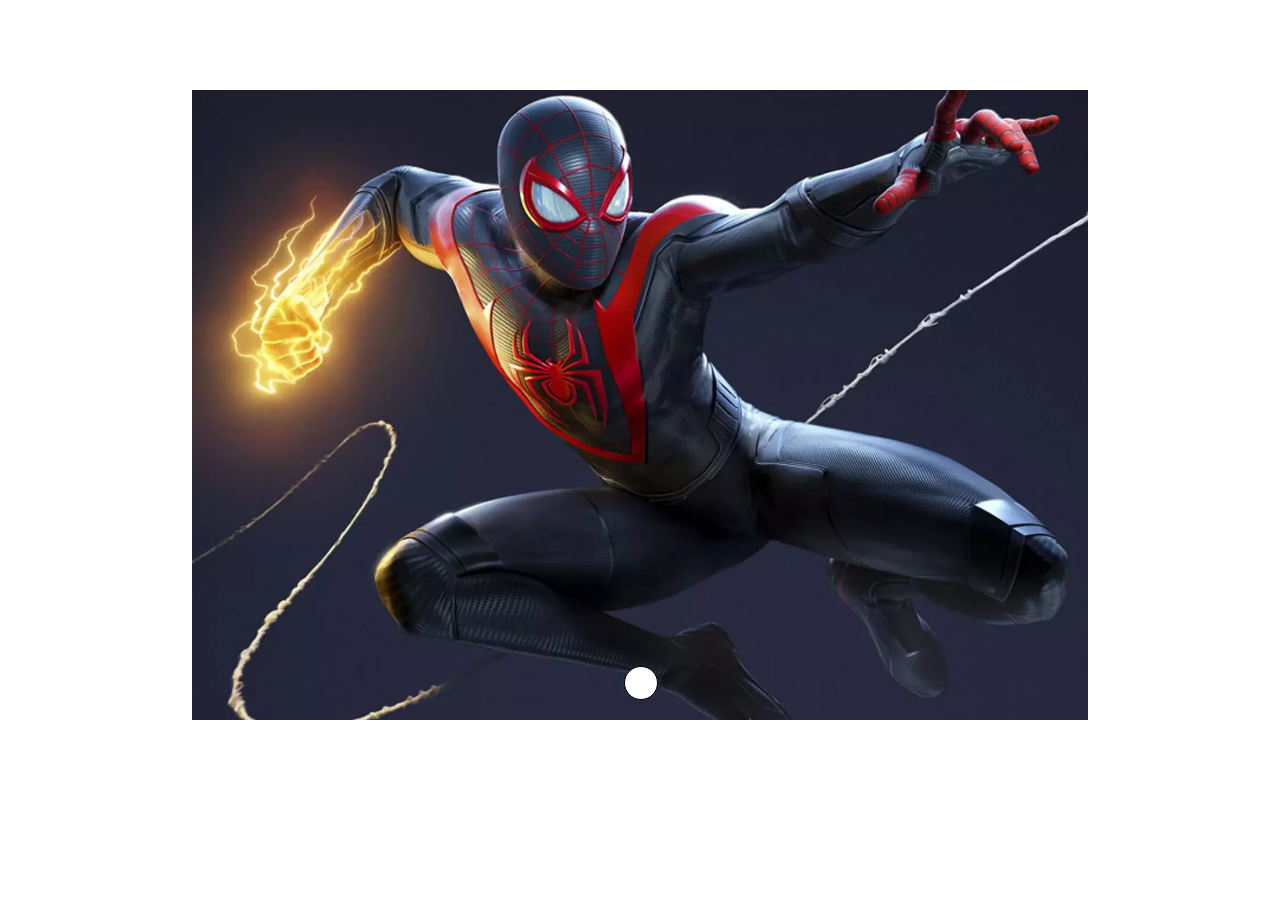
<file: index.html>
<!DOCTYPE html>
<html lang="en">
    <head>
        <meta charset="UTF-8">
        <meta http-equiv="X-UA-Compatible" content="IE=edge">
        <meta name="viewport" content="width=device-width, initial-scale=1.0">
        <title>Carousel</title>
        <link rel="stylesheet" href="./css/style.css">
        <link rel="stylesheet" href="https://cdnjs.cloudflare.com/ajax/libs/font-awesome/6.3.0/css/all.min.css"
            integrity="sha512-SzlrxWUlpfuzQ+pcUCosxcglQRNAq/DZjVsC0lE40xsADsfeQoEypE+enwcOiGjk/bSuGGKHEyjSoQ1zVisanQ=="
            crossorigin="anonymous" referrerpolicy="no-referrer" />
    </head>
    <body>

        <div class="container">
            <div class="images">



            </div>
            <div class="btn btn-next"><div class="d-flex"><i class="fa-solid fa-arrow-down"></i></div></div>
            <div class="btn btn-back hidden"><div class="d-flex"><i class="fa-solid fa-arrow-up"></div></i></div>

        </div>
        
        <script type="text/javascript" src="js/main.js"></script>
    </body>
</html>
</file>
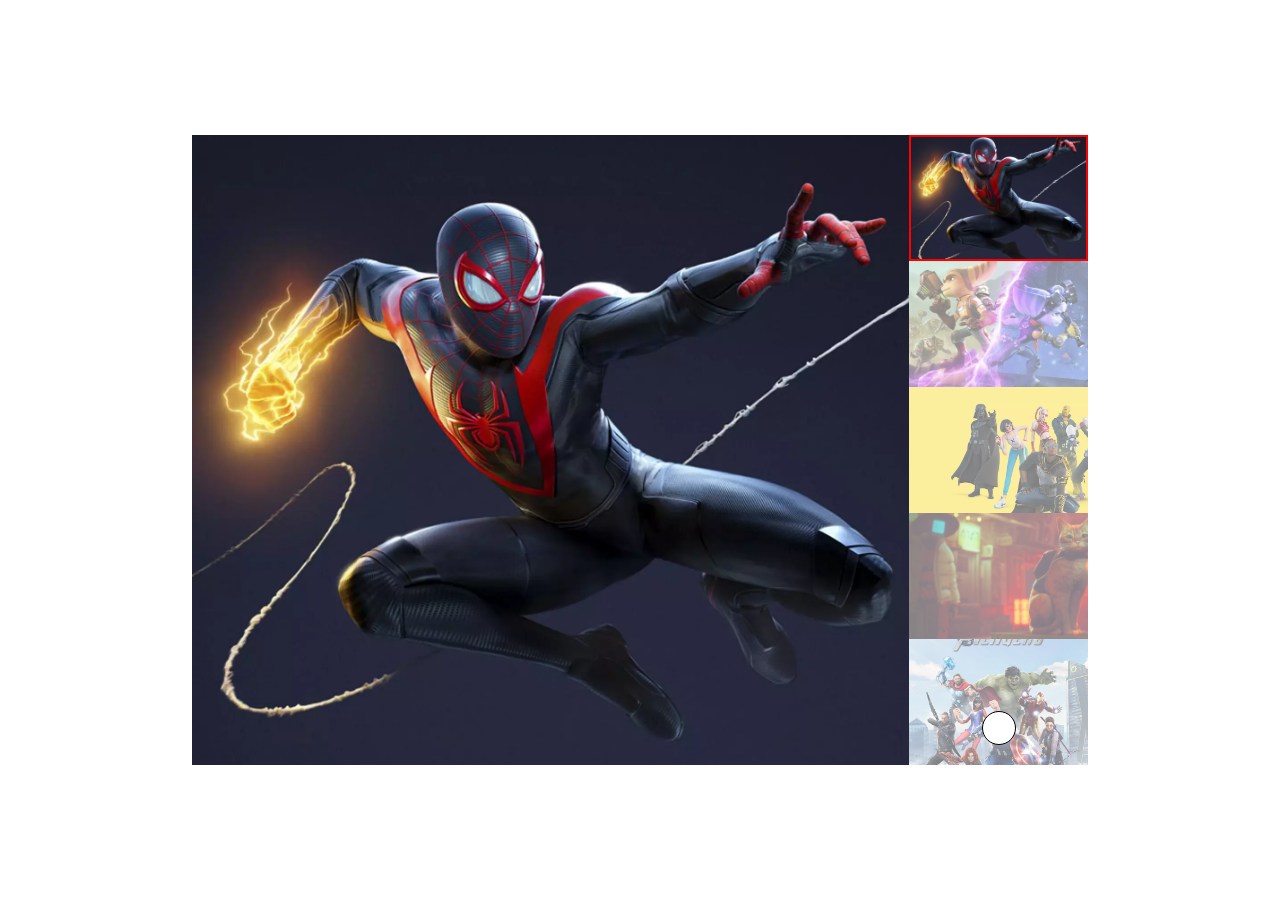
<file: bonus/index.html>
<!DOCTYPE html>
<html lang="en">
    <head>
        <meta charset="UTF-8">
        <meta http-equiv="X-UA-Compatible" content="IE=edge">
        <meta name="viewport" content="width=device-width, initial-scale=1.0">
        <title>Carousel</title>
        <link rel="stylesheet" href="./css/style.css">
        <link rel="stylesheet" href="https://cdnjs.cloudflare.com/ajax/libs/font-awesome/6.3.0/css/all.min.css"
            integrity="sha512-SzlrxWUlpfuzQ+pcUCosxcglQRNAq/DZjVsC0lE40xsADsfeQoEypE+enwcOiGjk/bSuGGKHEyjSoQ1zVisanQ=="
            crossorigin="anonymous" referrerpolicy="no-referrer" />
    </head>
    <body>

        <div class="container">
            <div class="container-left">
                <div class="images">
                </div>
            </div>
            <div class="container-right">
                <div class="images-right"></div>
                <div class="btn btn-next"><div class="d-flex"><i class="fa-solid fa-arrow-down"></i></div>
                </div>
                <div class="btn btn-back hidden"><div class="d-flex"><i class="fa-solid fa-arrow-up"></div></i>
                </div>
            </div>
        </div>
        
        <script type="text/javascript" src="js/main.js"></script>
    </body>
</html>
</file>
<file: css/style.css>
*{
    margin: 0;
    padding: 0;
    box-sizing: border-box;
}


.container{
    width: 70vw;
    margin: auto;
    position: relative;
}

.images{
    height: 70vh;
    margin: 10vh 0;
}

.img{
  height: 100%;
}

.img-container{
    display: none;
    height: 100%;
        width: 100%;
}

.showed{
    display: block;
}

.hidden{
    display: none;
}

img{
    object-fit: cover;
    height: 100%;
    width: 100%;
}

.btn{
    background-color: white;
    border: 1px solid black;
    
    border-radius: 50%;
    position: absolute
}

.d-flex{
    height: 32px;
    width: 32px;
    display: flex;
    justify-content: center;
    align-items: center;
}

.btn-next{
    bottom: 20px;
    left: 50%;
    transform: translate(-16px);
}

.btn-back{
    top: 20px;
    left: 50%;
    transform: translate(-16px);
}
</file>
<file: bonus/css/style.css>
*{
    margin: 0;
    padding: 0;
    box-sizing: border-box;
}


.container{
    width: 70vw;
    margin: auto;
    height: 70vh;
    display: flex;
}

.images{
    height: 100%;
}

.img{
  height: 100%;
}

.img-container{
    display: none;
    height: 100%;
    width: 100%;
}

.images-right {
    height: 100%;
}

.img-container-right{
    width: 100%;
    height: 20%;
}

.opacity{
    opacity: 0.5;
}

.border-white{
    opacity: 1;
    border: solid 2px red;
}

.showed{
    display: block;
}

.hidden{
    display: none;
}

img{
    object-fit: cover;
    height: 100%;
    width: 100%;
}

.btn{
    background-color: white;
    border: 1px solid black;
    
    border-radius: 50%;
    position: absolute
}

.d-flex{
    height: 32px;
    width: 32px;
    display: flex;
    justify-content: center;
    align-items: center;
}

.btn-next{
    bottom: 20px;
    left: 50%;
    transform: translate(-16px);
}

.btn-back{
    top: 20px;
    left: 50%;
    transform: translate(-16px);
}

.container-left{
    width: 80%;
    height: 100%;
    margin: 15vh 0;
}

.container-right{
    margin: 15vh 0;
    position: relative;
    height: 100%;
    width: 20%;
}
</file>
